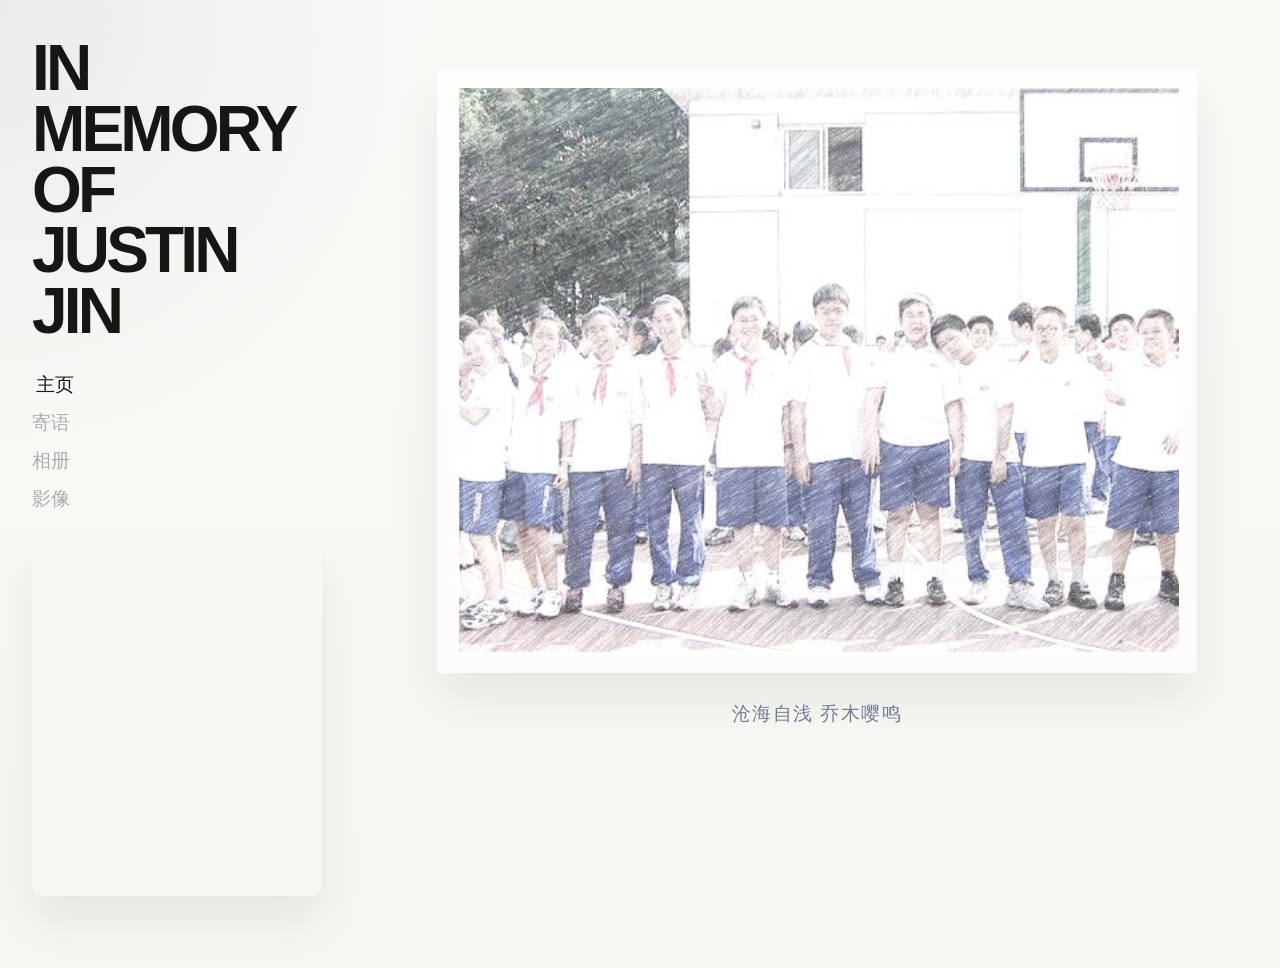
<file: index.html>
<!doctype html>
<html lang="zh-CN">
  <head>
    <meta charset="UTF-8" />
    <meta name="viewport" content="width=device-width, initial-scale=1.0" />
    <title>In Memory of Justin Jin, 金进捷</title>
    <link rel="stylesheet" href="assets/styles.css" />
  </head>
  <body data-page="home">
    <div class="shell">
      <aside class="sidebar">
        <h1 class="site-title">IN MEMORY<br />OF JUSTIN<br />JIN</h1>
        <nav class="nav" aria-label="主菜单">
          <a href="index.html" aria-current="page">主页</a>
          <a href="wishes/index.html">寄语</a>
          <a href="gallery/index.html">相册</a>
          <a href="videos/index.html">影像</a>
        </nav>
        <section class="music-embed" aria-label="Spotify playlist">
          <iframe
            data-testid="embed-iframe"
            class="music-embed-frame"
            src="https://open.spotify.com/embed/artist/4phGZZrJZRo4ElhRtViYdl?utm_source=generator&theme=0"
            width="100%"
            height="352"
            frameborder="0"
            allowfullscreen
            allow="autoplay; clipboard-write; encrypted-media; fullscreen; picture-in-picture"
            loading="lazy"
          ></iframe>
        </section>
      </aside>

      <main class="content">
        <section class="hero" aria-label="主页">
          <div class="hero-frame">
            <img class="hero-image" src="assets/media/home/hero.jpg" alt="Justin 与同学们的合影" />
          </div>
          <div class="hero-caption">沧海自浅 乔木嘤鸣</div>
        </section>
      </main>
    </div>
  </body>
</html>
</file>
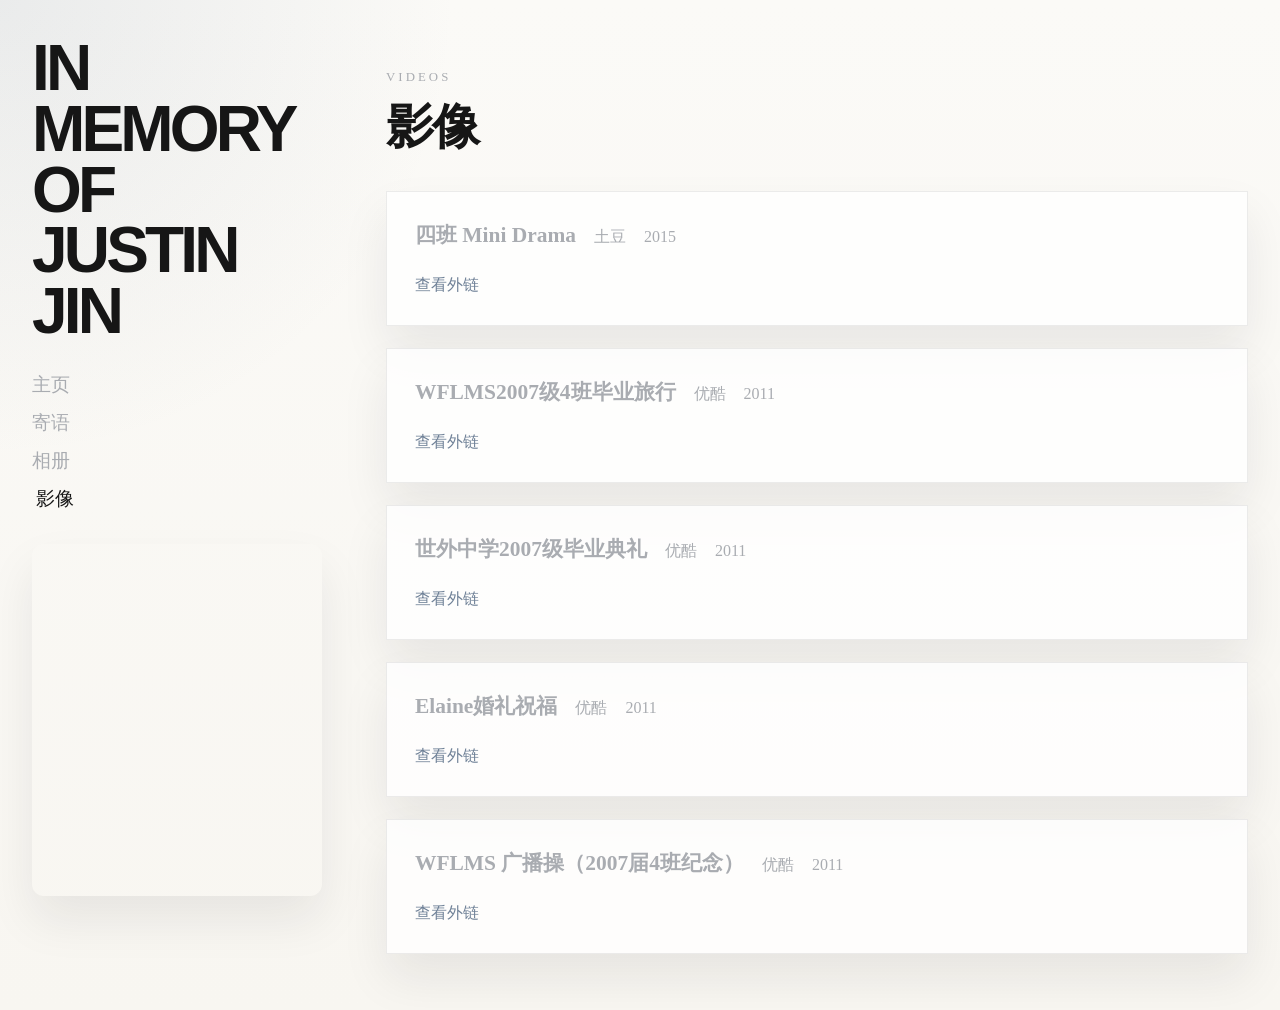
<file: videos/index.html>
<!doctype html>
<html lang="zh-CN">
  <head>
    <meta charset="UTF-8" />
    <meta name="viewport" content="width=device-width, initial-scale=1.0" />
    <title>影像 | In Memory of Justin Jin, 金进捷</title>
    <link rel="stylesheet" href="../assets/styles.css" />
  </head>
  <body data-page="videos">
    <div class="shell">
      <aside class="sidebar">
        <h1 class="site-title">IN MEMORY<br />OF JUSTIN<br />JIN</h1>
        <nav class="nav" aria-label="主菜单">
          <a href="../index.html">主页</a>
          <a href="../wishes/index.html">寄语</a>
          <a href="../gallery/index.html">相册</a>
          <a href="index.html" aria-current="page">影像</a>
        </nav>
        <section class="music-embed" aria-label="Spotify playlist">
          <iframe
            data-testid="embed-iframe"
            class="music-embed-frame"
            src="https://open.spotify.com/embed/artist/4phGZZrJZRo4ElhRtViYdl?utm_source=generator&theme=0"
            width="100%"
            height="352"
            frameborder="0"
            allowfullscreen
            allow="autoplay; clipboard-write; encrypted-media; fullscreen; picture-in-picture"
            loading="lazy"
          ></iframe>
        </section>
      </aside>

      <main class="content">
        <header class="page-head">
          <div class="eyebrow">Videos</div>
          <h1 class="page-title">影像</h1>
        </header>

        <section class="stack" data-videos></section>
      </main>
    </div>

    <script src="../data/videos.js"></script>
    <script src="../assets/app.js"></script>
  </body>
</html>
</file>
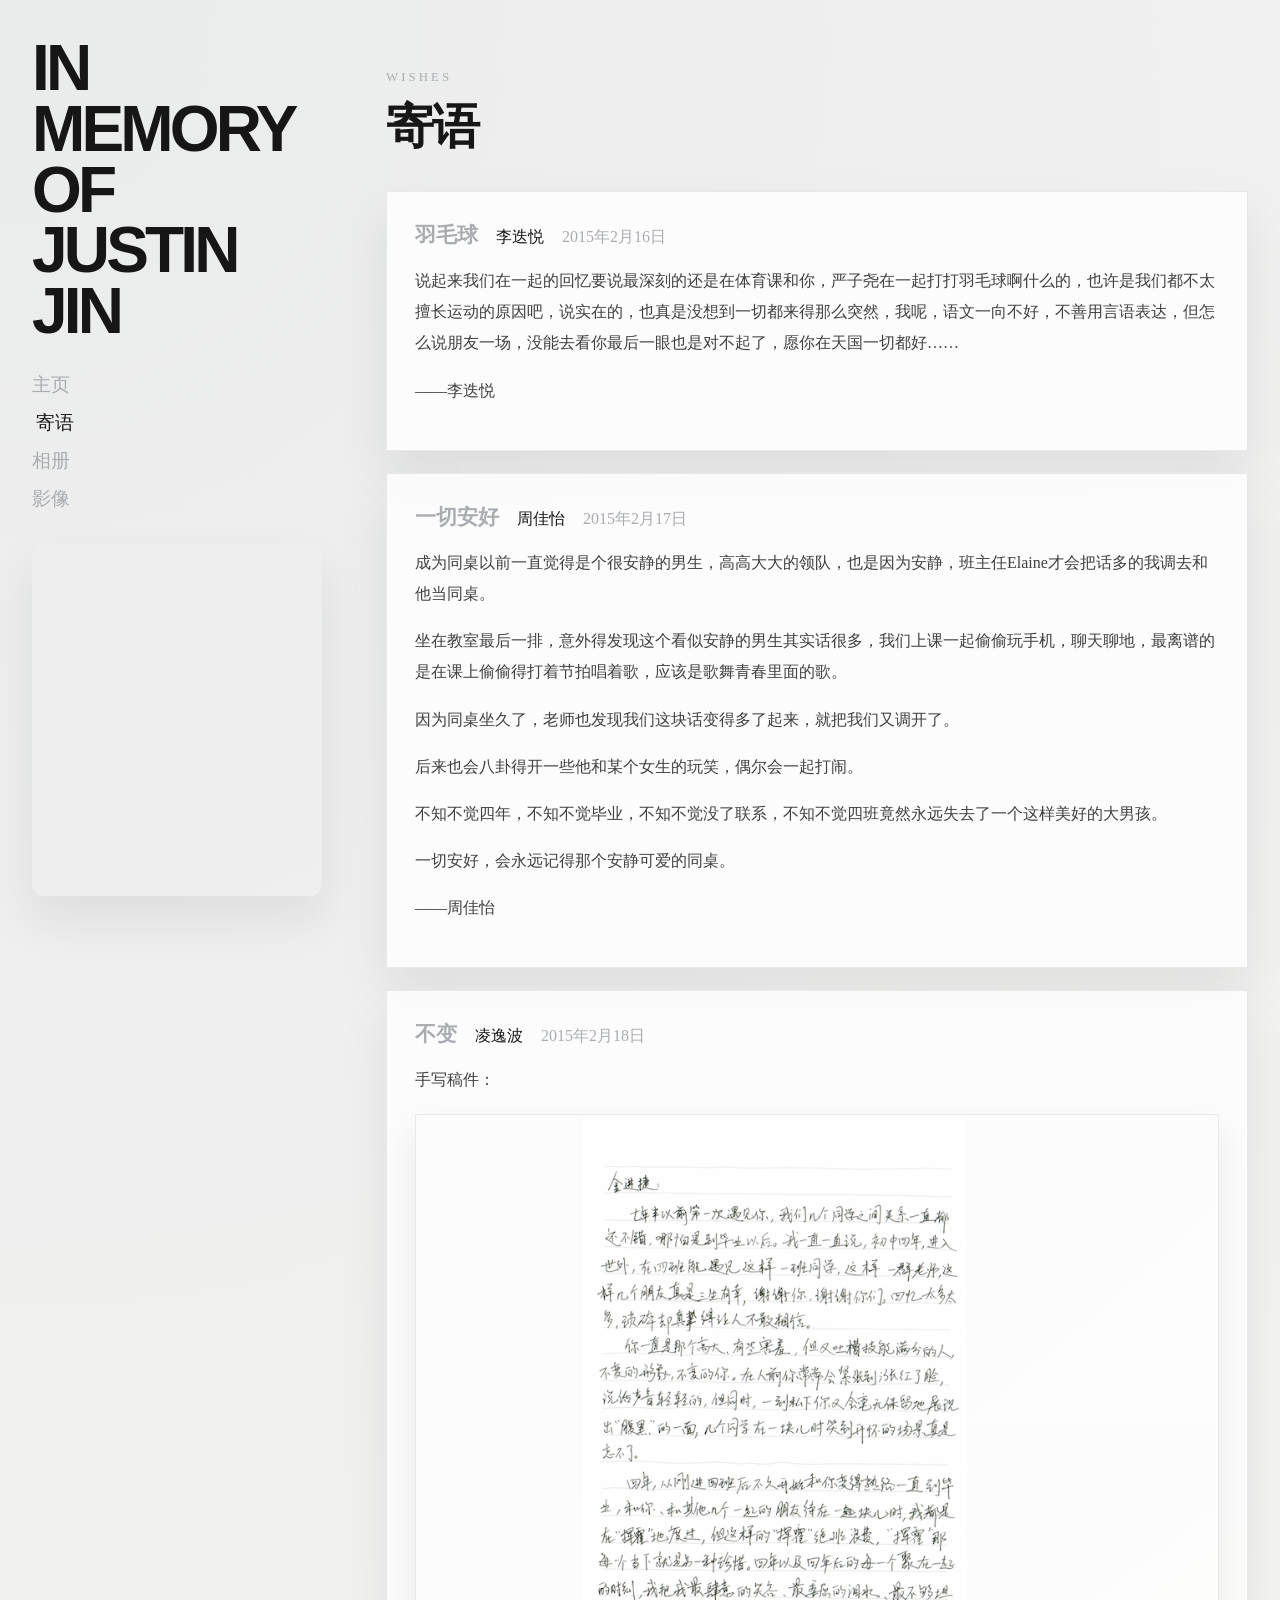
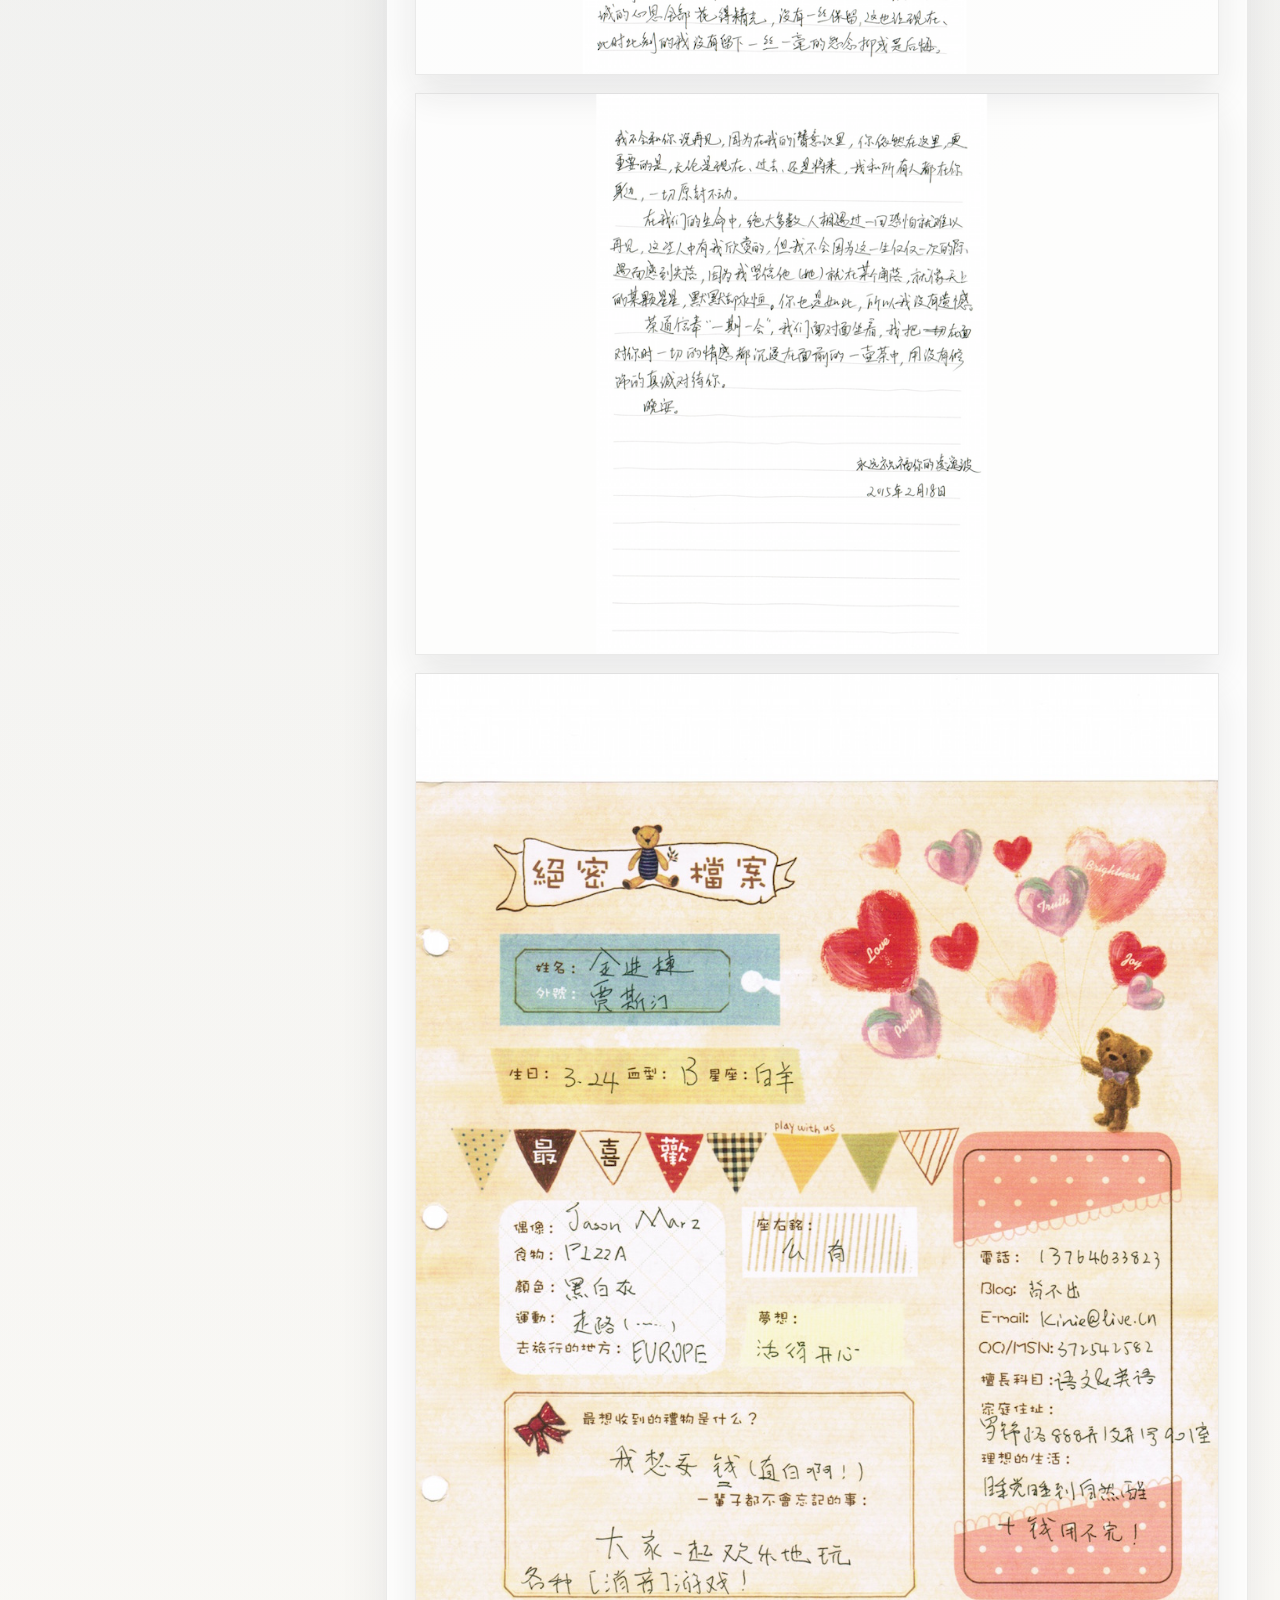
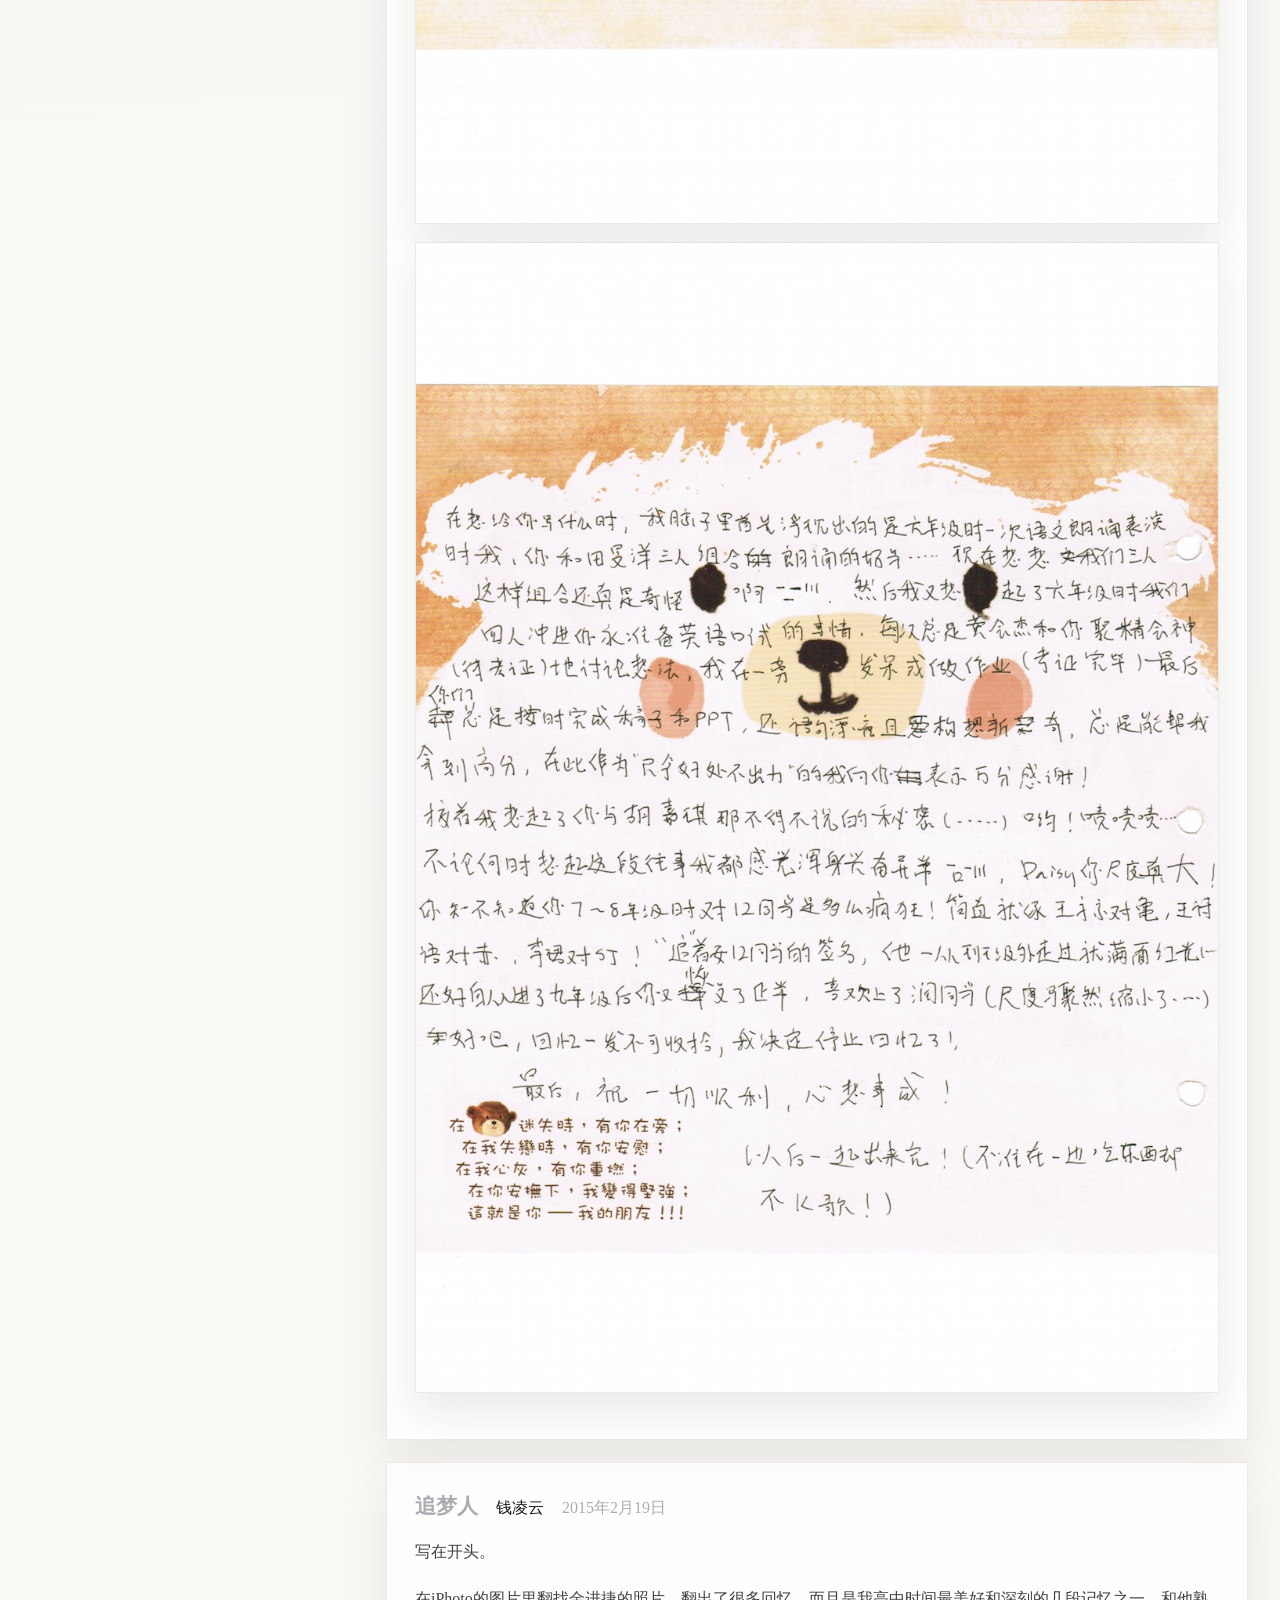
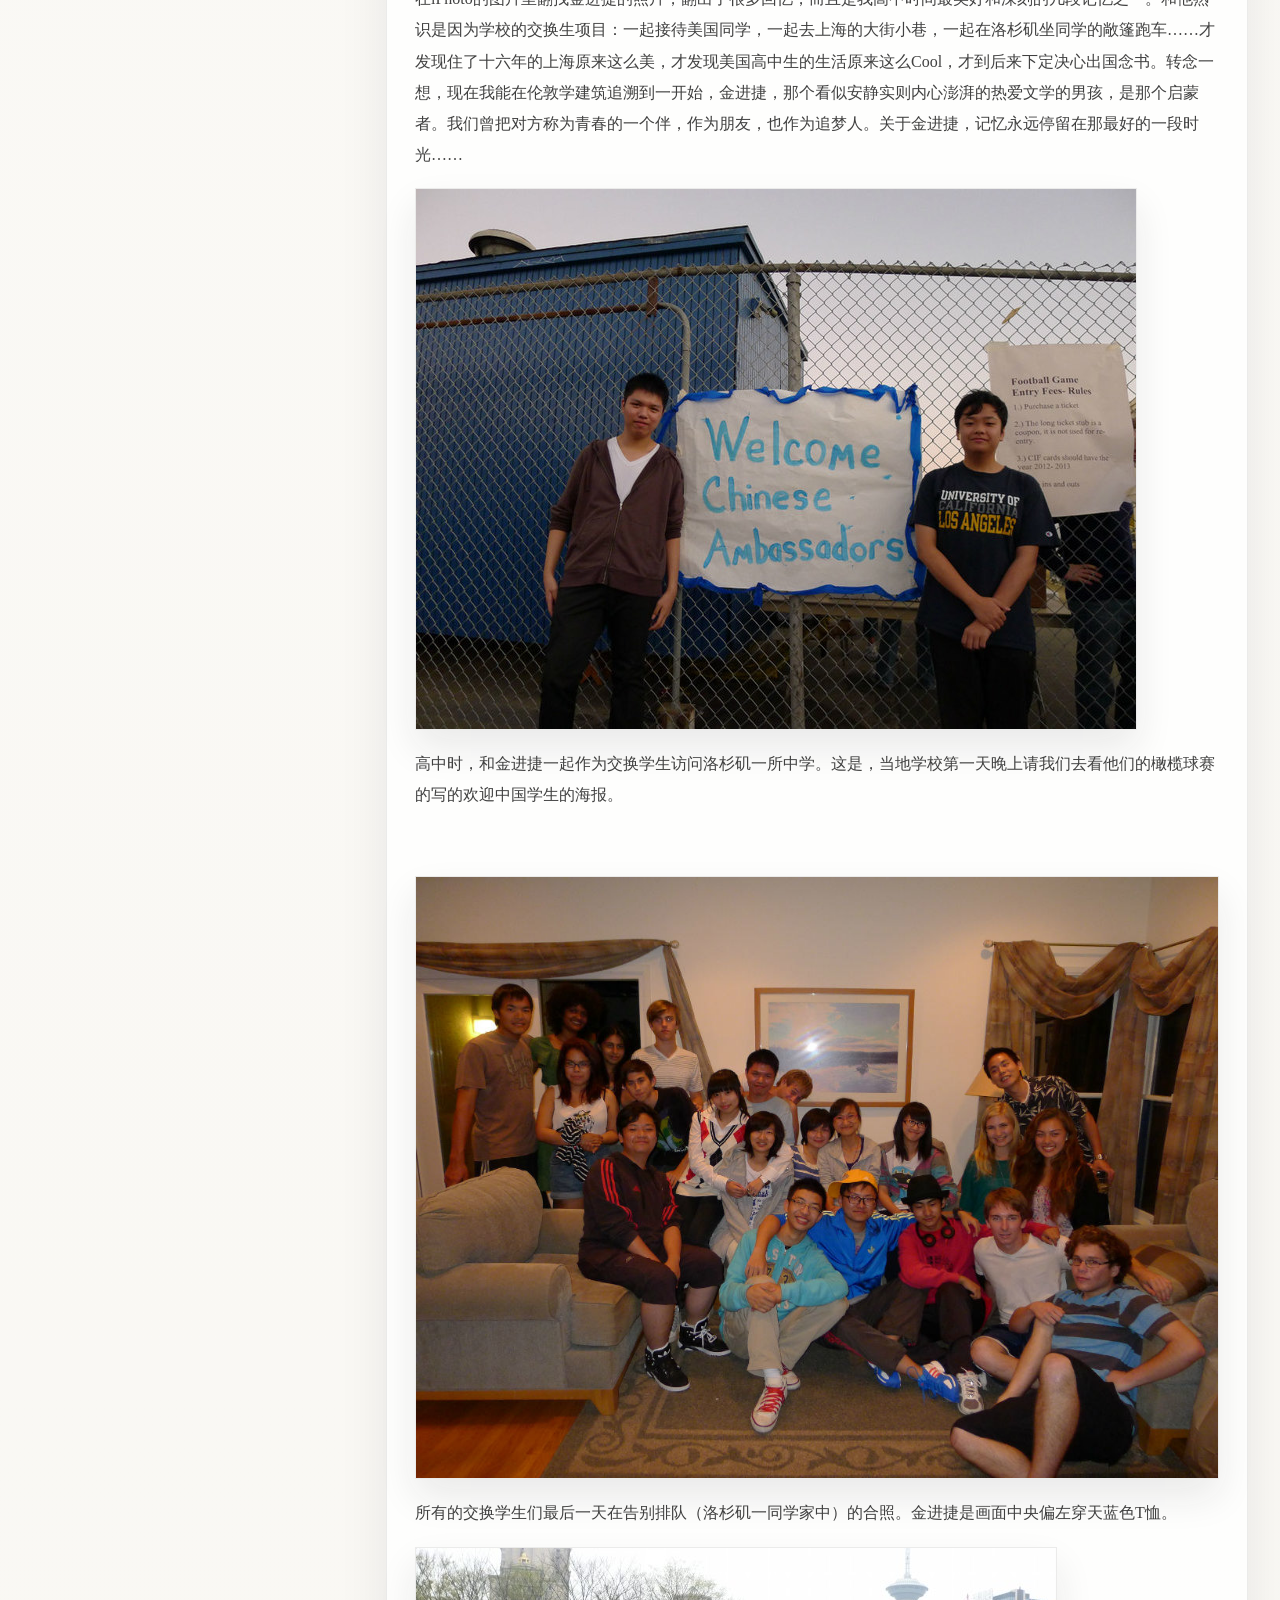
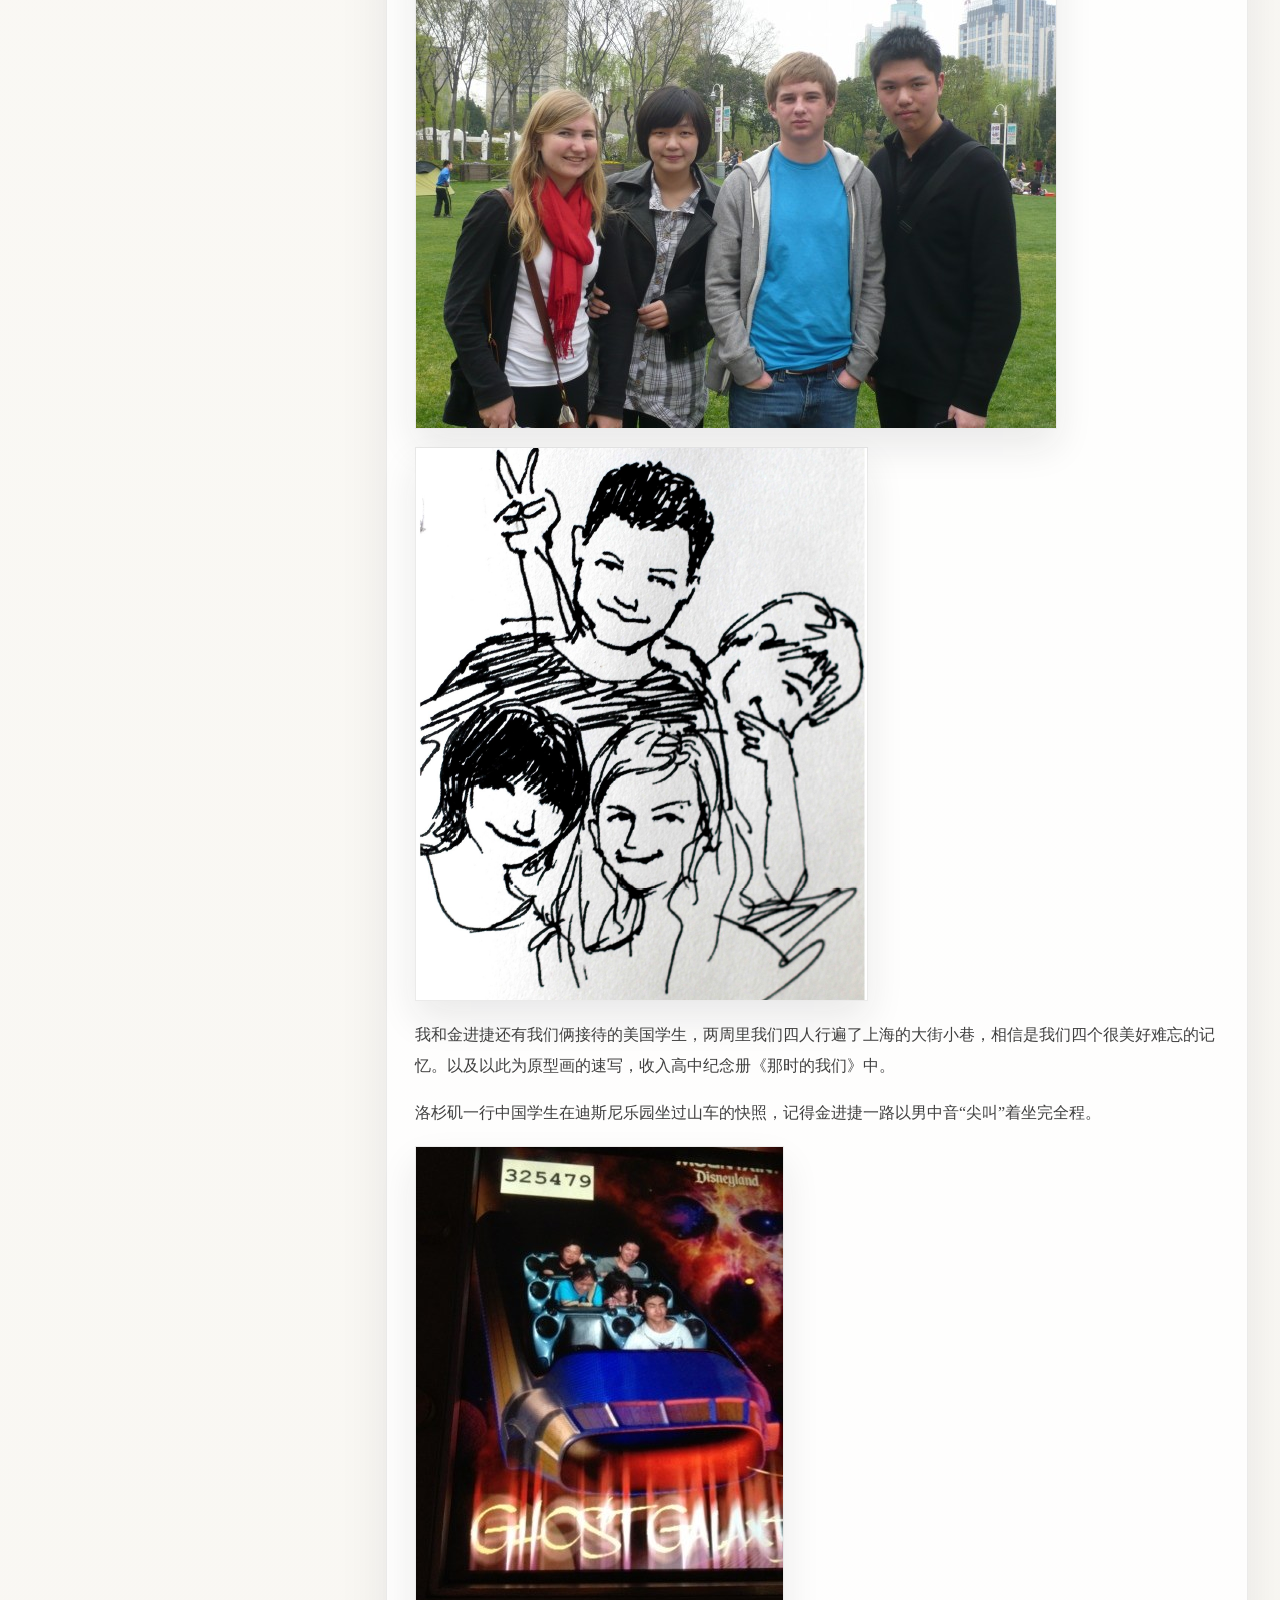
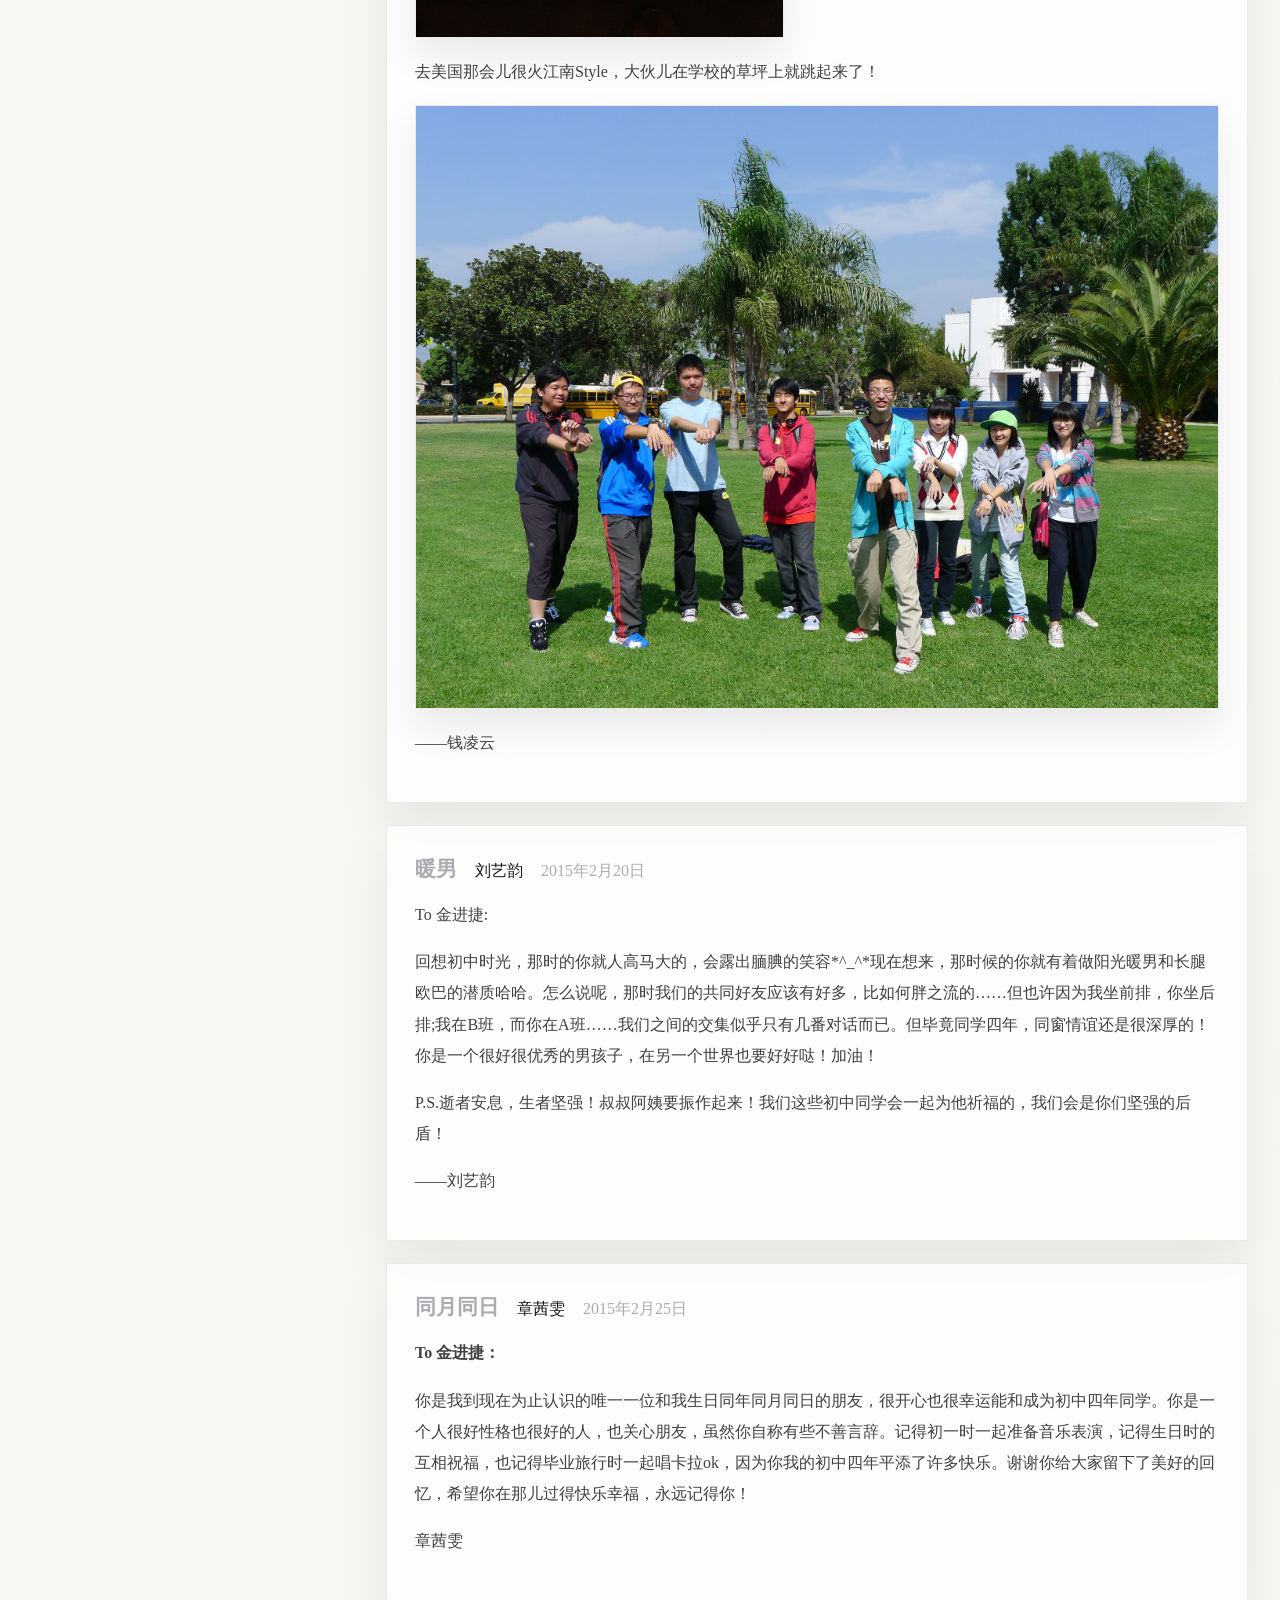
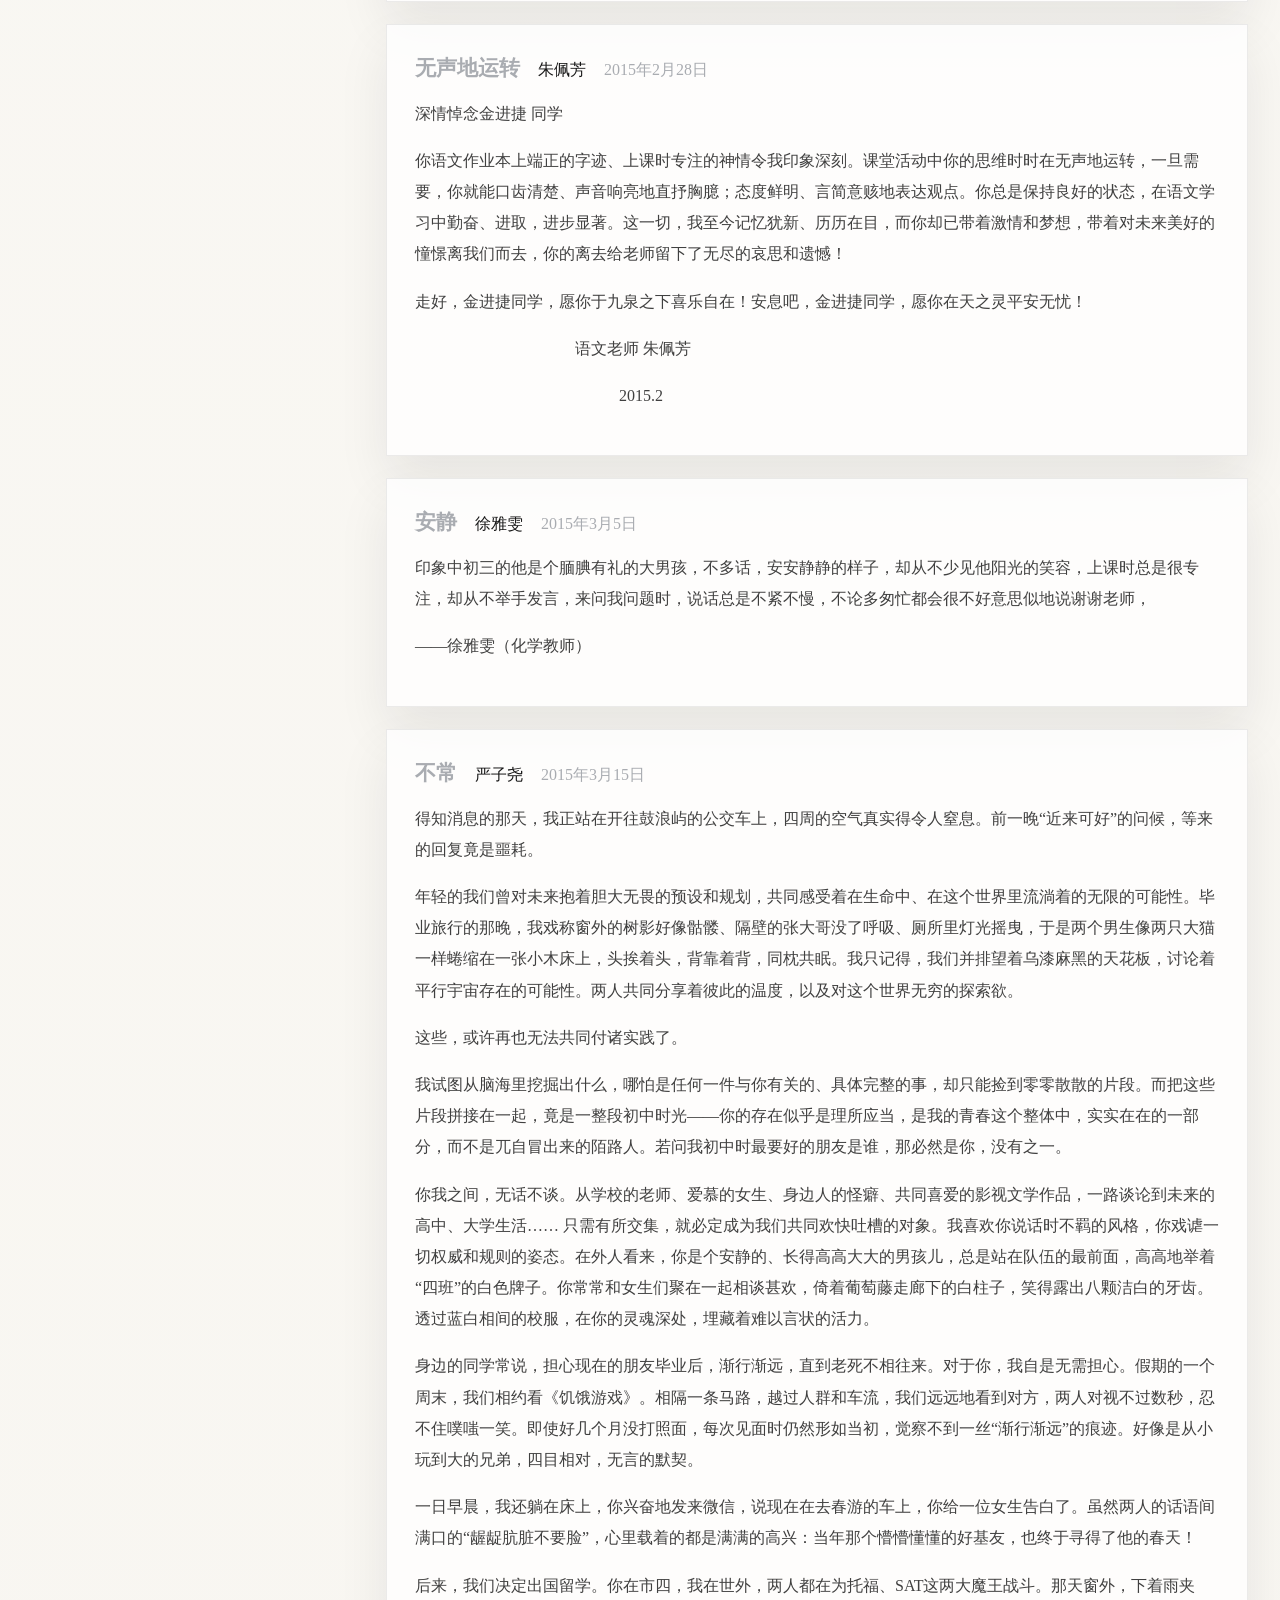
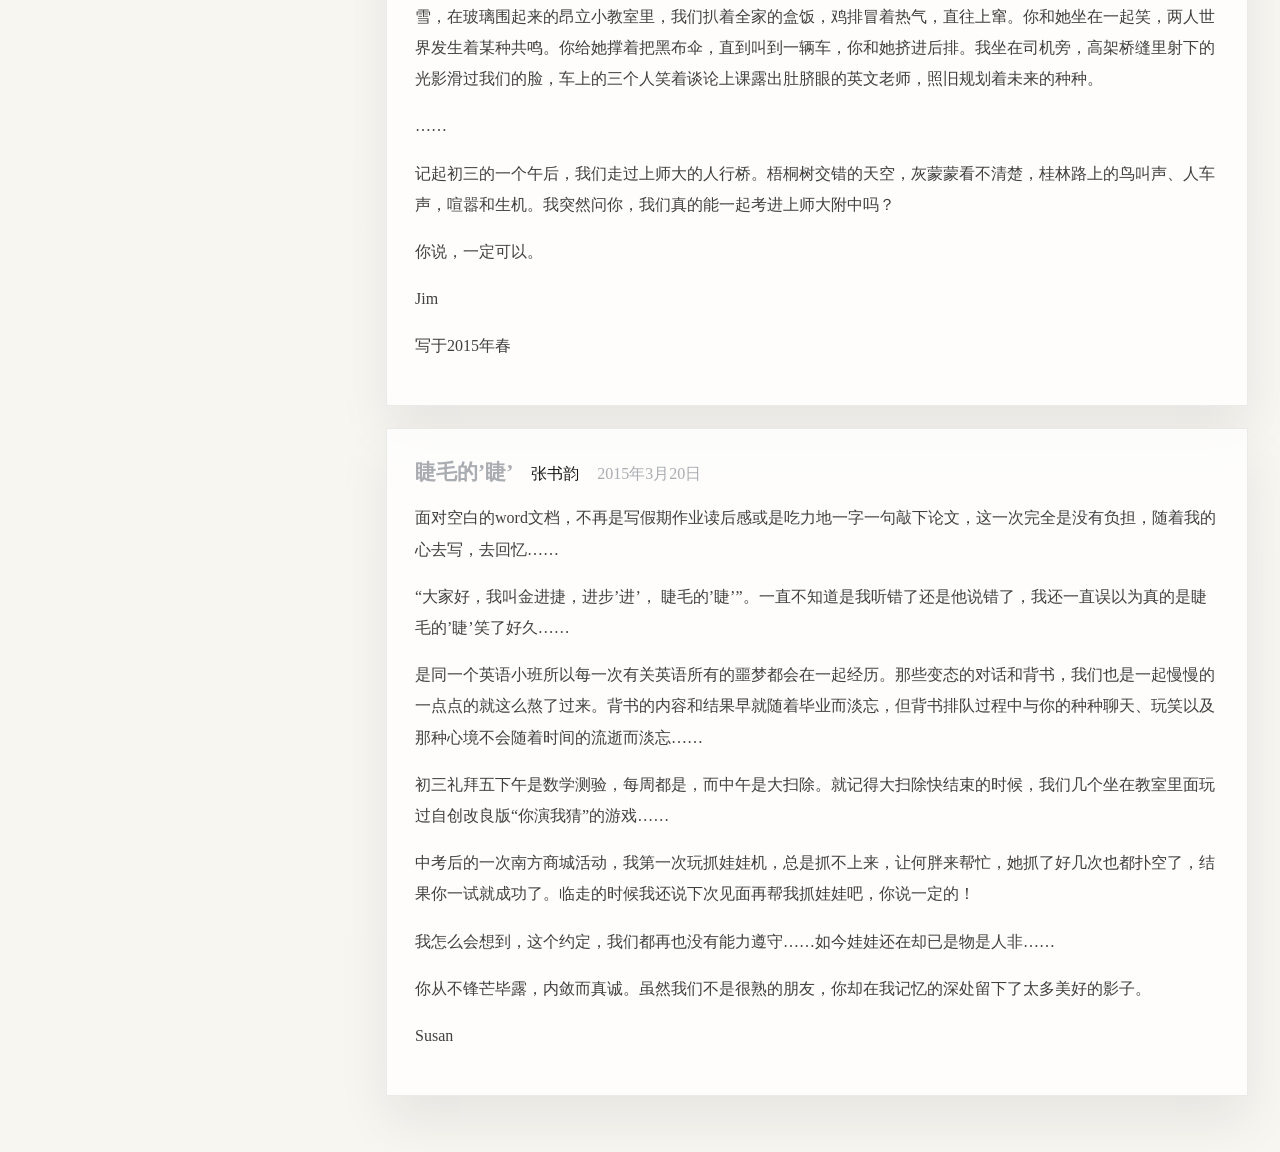
<file: wishes/index.html>
<!doctype html>
<html lang="zh-CN">
  <head>
    <meta charset="UTF-8" />
    <meta name="viewport" content="width=device-width, initial-scale=1.0" />
    <title>寄语 | In Memory of Justin Jin, 金进捷</title>
    <link rel="stylesheet" href="../assets/styles.css" />
  </head>
  <body data-page="wishes">
    <div class="shell">
      <aside class="sidebar">
        <h1 class="site-title">IN MEMORY<br />OF JUSTIN<br />JIN</h1>
        <nav class="nav" aria-label="主菜单">
          <a href="../index.html">主页</a>
          <a href="index.html" aria-current="page">寄语</a>
          <a href="../gallery/index.html">相册</a>
          <a href="../videos/index.html">影像</a>
        </nav>
        <section class="music-embed" aria-label="Spotify playlist">
          <iframe
            data-testid="embed-iframe"
            class="music-embed-frame"
            src="https://open.spotify.com/embed/artist/4phGZZrJZRo4ElhRtViYdl?utm_source=generator&theme=0"
            width="100%"
            height="352"
            frameborder="0"
            allowfullscreen
            allow="autoplay; clipboard-write; encrypted-media; fullscreen; picture-in-picture"
            loading="lazy"
          ></iframe>
        </section>
      </aside>

      <main class="content">
        <header class="page-head">
          <div class="eyebrow">Wishes</div>
          <h1 class="page-title">寄语</h1>
        </header>

        <section class="stack" data-messages></section>
      </main>
    </div>

    <script src="../data/messages.js"></script>
    <script src="../assets/app.js"></script>
  </body>
</html>
</file>
<file: assets/styles.css>
:root {
  --bg: #f8f6f1;
  --paper: rgba(255, 255, 255, 0.82);
  --text: #161616;
  --muted: #a9acb1;
  --line: rgba(22, 22, 22, 0.08);
  --accent: #6f8197;
  --shadow: 0 24px 48px rgba(28, 31, 36, 0.08);
  --title-font: "Avenir Next Condensed", "Helvetica Neue", Helvetica, Arial, sans-serif;
  --body-font: "Iowan Old Style", "Palatino Linotype", "Noto Serif SC", "Source Han Serif SC", serif;
}

* {
  box-sizing: border-box;
}

html {
  scroll-behavior: smooth;
}

body {
  margin: 0;
  min-height: 100vh;
  color: var(--text);
  background:
    radial-gradient(circle at top left, rgba(111, 129, 151, 0.12), transparent 28%),
    linear-gradient(180deg, #fbfaf7 0%, var(--bg) 100%);
  font-family: var(--body-font);
}

img {
  display: block;
  max-width: 100%;
}

a {
  color: inherit;
  text-decoration: none;
}

button {
  font: inherit;
}

.shell {
  display: grid;
  grid-template-columns: 290px minmax(0, 1fr);
  gap: 5vw;
  width: min(1220px, calc(100vw - 64px));
  margin: 0 auto;
  padding: 34px 0 56px;
}

.sidebar {
  position: sticky;
  top: 34px;
  align-self: start;
  padding: 4px 0 16px;
}

.site-title {
  margin: 0;
  font-family: var(--title-font);
  font-size: clamp(2.7rem, 5vw, 4.1rem);
  font-weight: 700;
  line-height: 0.95;
  letter-spacing: -0.06em;
  text-transform: uppercase;
}

.site-subtitle {
  margin: 20px 0 0;
  color: var(--muted);
  font-size: 0.96rem;
  line-height: 1.8;
}

.nav {
  display: grid;
  gap: 12px;
  margin-top: 30px;
}

.music-embed {
  margin-top: 32px;
  border-radius: 12px;
  overflow: hidden;
  box-shadow: var(--shadow);
}

.music-embed-frame {
  display: block;
  width: 100%;
  border: 0;
  border-radius: 12px;
}

.nav a {
  color: var(--muted);
  font-size: 1.18rem;
  transition: color 180ms ease, transform 180ms ease;
}

.nav a:hover,
.nav a[aria-current="page"] {
  color: var(--text);
  transform: translateX(4px);
}

.content {
  min-width: 0;
  padding-top: 36px;
}

.hero {
  display: grid;
  gap: 28px;
  justify-items: center;
}

.hero-frame {
  width: min(100%, 760px);
  background: rgba(255, 255, 255, 0.68);
  padding: clamp(14px, 2vw, 18px);
  box-shadow: var(--shadow);
}

.hero-image {
  width: 100%;
  object-fit: cover;
}

.hero-caption {
  color: var(--accent);
  font-size: 1.18rem;
  letter-spacing: 0.08em;
}

.page-head {
  display: grid;
  gap: 10px;
  margin-bottom: 32px;
}

.eyebrow {
  color: var(--muted);
  font-size: 0.8rem;
  letter-spacing: 0.24em;
  text-transform: uppercase;
}

.page-title {
  margin: 0;
  font-family: var(--title-font);
  font-size: clamp(2rem, 4vw, 3rem);
  letter-spacing: -0.05em;
}

.page-intro {
  max-width: 720px;
  color: rgba(22, 22, 22, 0.72);
  font-size: 1rem;
  line-height: 1.9;
}

.stack {
  display: grid;
  gap: 22px;
}

.message-card,
.video-card,
.gallery-section {
  background: var(--paper);
  border: 1px solid var(--line);
  box-shadow: var(--shadow);
}

.message-card,
.video-card {
  padding: clamp(20px, 3vw, 28px);
}

.message-meta,
.video-meta {
  display: flex;
  flex-wrap: wrap;
  gap: 10px 18px;
  align-items: baseline;
  margin-bottom: 16px;
  color: var(--muted);
}

.message-title,
.video-title,
.section-title {
  margin: 0;
  font-size: 1.34rem;
  font-weight: 600;
}

.message-author {
  color: var(--text);
}

.message-content {
  color: rgba(22, 22, 22, 0.82);
  line-height: 1.95;
  font-size: 1rem;
}

.message-content p,
.message-content div {
  margin: 0 0 1em;
}

.message-content img {
  margin: 18px 0;
  border: 1px solid var(--line);
  box-shadow: 0 18px 36px rgba(28, 31, 36, 0.09);
}

.message-content a {
  color: var(--accent);
}

.gallery-section {
  padding: clamp(20px, 3vw, 28px);
}

.section-head {
  display: grid;
  gap: 8px;
  margin-bottom: 20px;
}

.section-copy {
  color: rgba(22, 22, 22, 0.72);
  line-height: 1.8;
}

.gallery-grid {
  display: grid;
  grid-template-columns: repeat(3, minmax(0, 1fr));
  gap: 16px;
}

.gallery-card {
  position: relative;
  overflow: hidden;
  border: 0;
  padding: 0;
  background: #ece7df;
  box-shadow: 0 18px 36px rgba(28, 31, 36, 0.08);
  cursor: pointer;
}

.gallery-card img {
  width: 100%;
  aspect-ratio: 1 / 1;
  object-fit: cover;
  transition: transform 220ms ease, opacity 220ms ease;
}

.gallery-card:hover img {
  opacity: 0.92;
  transform: scale(1.03);
}

.gallery-card span {
  position: absolute;
  left: 12px;
  right: 12px;
  bottom: 12px;
  color: #fff;
  font-size: 0.95rem;
  text-align: left;
  text-shadow: 0 2px 12px rgba(0, 0, 0, 0.45);
}

.video-card {
  display: grid;
  gap: 10px;
}

.video-link {
  display: inline-flex;
  width: fit-content;
  align-items: center;
  gap: 10px;
  color: var(--accent);
  border-bottom: 1px solid transparent;
}

.video-link:hover {
  border-color: var(--accent);
}

.lightbox {
  width: min(1100px, calc(100vw - 32px));
  border: 0;
  padding: 18px;
  background: rgba(247, 244, 238, 0.97);
  box-shadow: 0 30px 80px rgba(0, 0, 0, 0.32);
}

.lightbox::backdrop {
  background: rgba(12, 12, 12, 0.78);
}

.lightbox-shell {
  display: grid;
  gap: 14px;
}

.lightbox-top {
  display: flex;
  justify-content: space-between;
  gap: 16px;
  align-items: center;
}

.lightbox-title {
  font-size: 1rem;
  color: var(--muted);
}

.lightbox-close {
  border: 0;
  background: transparent;
  color: var(--muted);
  cursor: pointer;
}

.lightbox img {
  width: 100%;
  max-height: 78vh;
  object-fit: contain;
  background: rgba(255, 255, 255, 0.7);
}

.footer-note {
  margin-top: 42px;
  color: var(--muted);
  font-size: 0.94rem;
  line-height: 1.8;
}

@media (max-width: 960px) {
  .shell {
    grid-template-columns: 1fr;
    width: min(100vw - 32px, 860px);
    gap: 30px;
    padding-top: 22px;
  }

  .sidebar {
    position: static;
    padding-bottom: 0;
  }

  .content {
    padding-top: 0;
  }

  .nav {
    grid-auto-flow: column;
    grid-auto-columns: max-content;
    gap: 20px;
    overflow-x: auto;
    padding-bottom: 6px;
  }

  .music-embed {
    margin-top: 24px;
    max-width: 420px;
  }

  .nav a:hover,
  .nav a[aria-current="page"] {
    transform: none;
  }

  .hero-frame {
    width: 100%;
  }

  .gallery-grid {
    grid-template-columns: repeat(2, minmax(0, 1fr));
  }
}

@media (max-width: 640px) {
  .site-title {
    font-size: 2.4rem;
  }

  .nav a {
    font-size: 1.04rem;
  }

  .gallery-grid {
    grid-template-columns: 1fr;
  }

  .hero-caption {
    text-align: center;
    line-height: 1.8;
  }

  .lightbox {
    padding: 12px;
  }
}
</file>
